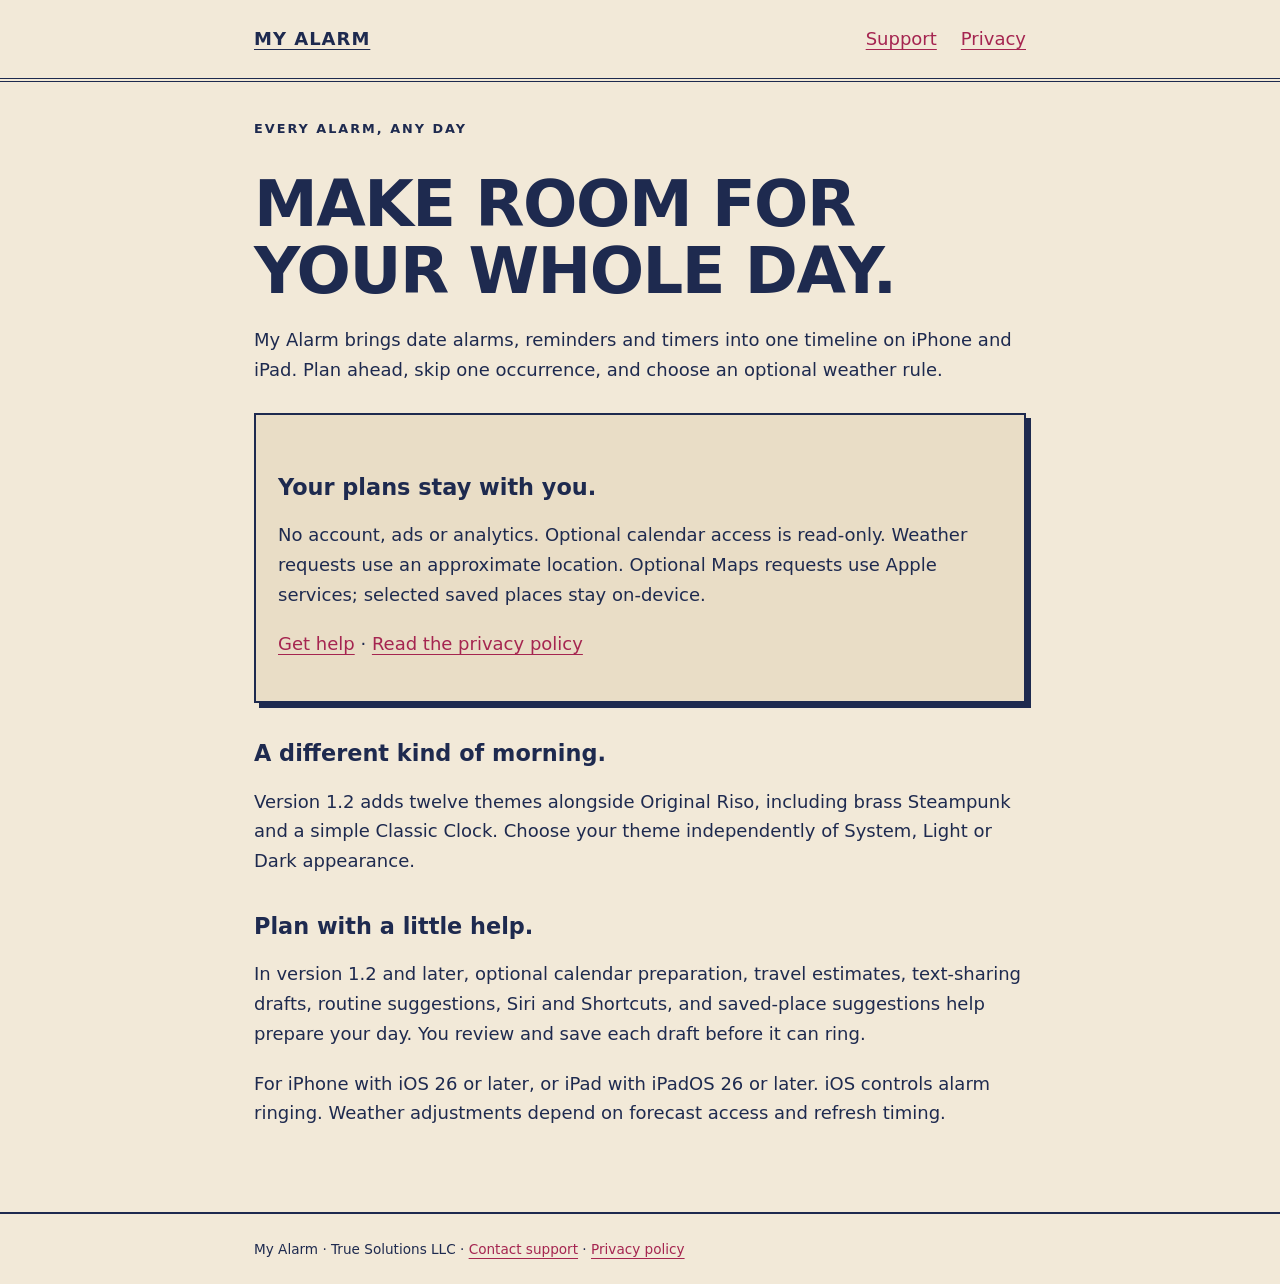
<file: index.html>
<!doctype html>
<html lang="en"><head><meta charset="utf-8"><meta name="viewport" content="width=device-width,initial-scale=1"><meta name="description" content="My Alarm for iPhone: plan alarms, reminders and timers for your whole day. Privacy and support information."><title>Every alarm, any day · My Alarm</title><link rel="stylesheet" href="styles.css"></head><body><a class="skip" href="#main">Skip to content</a><header><nav class="wrap" aria-label="Main navigation"><a class="brand" href="index.html">MY ALARM</a><a href="support.html">Support</a><a href="privacy.html">Privacy</a></nav></header><main class="wrap" id="main"><p class="eyebrow">Every alarm, any day</p><h1>Make room for your whole day.</h1><p>My Alarm brings date alarms, reminders and timers into one timeline on iPhone and iPad. Plan ahead, skip one occurrence, and choose an optional weather rule.</p><div class="callout"><h2>Your plans stay with you.</h2><p>No account, ads or analytics. Optional calendar access is read-only. Weather requests use an approximate location. Optional Maps requests use Apple services; selected saved places stay on-device.</p><p><a href="support.html">Get help</a> · <a href="privacy.html">Read the privacy policy</a></p></div><h2>A different kind of morning.</h2><p>Version 1.2 adds twelve themes alongside Original Riso, including brass Steampunk and a simple Classic Clock. Choose your theme independently of System, Light or Dark appearance.</p><h2>Plan with a little help.</h2><p>In version 1.2 and later, optional calendar preparation, travel estimates, text-sharing drafts, routine suggestions, Siri and Shortcuts, and saved-place suggestions help prepare your day. You review and save each draft before it can ring.</p><p>For iPhone with iOS 26 or later, or iPad with iPadOS 26 or later. iOS controls alarm ringing. Weather adjustments depend on forecast access and refresh timing.</p></main><footer><div class="wrap">My Alarm · True Solutions LLC · <a href="support.html">Contact support</a> · <a href="privacy.html">Privacy policy</a></div></footer></body></html>
</file>
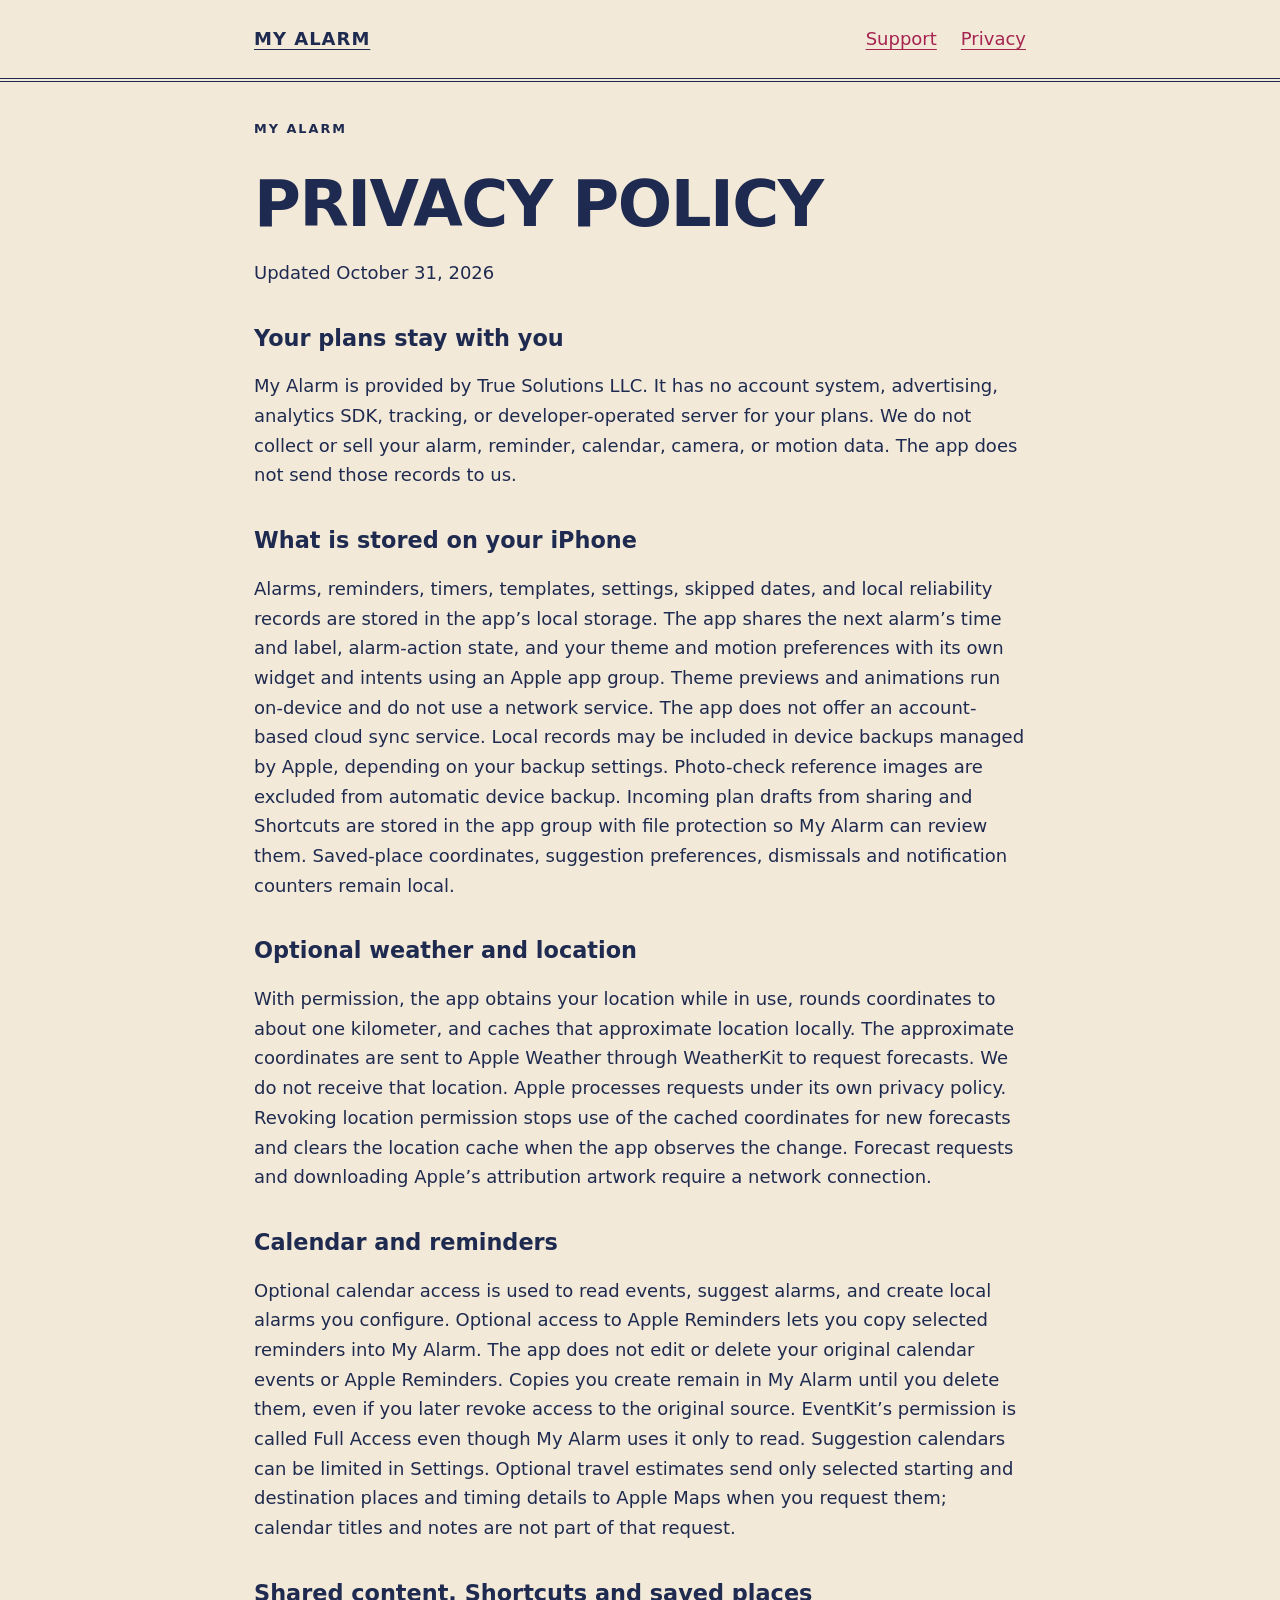
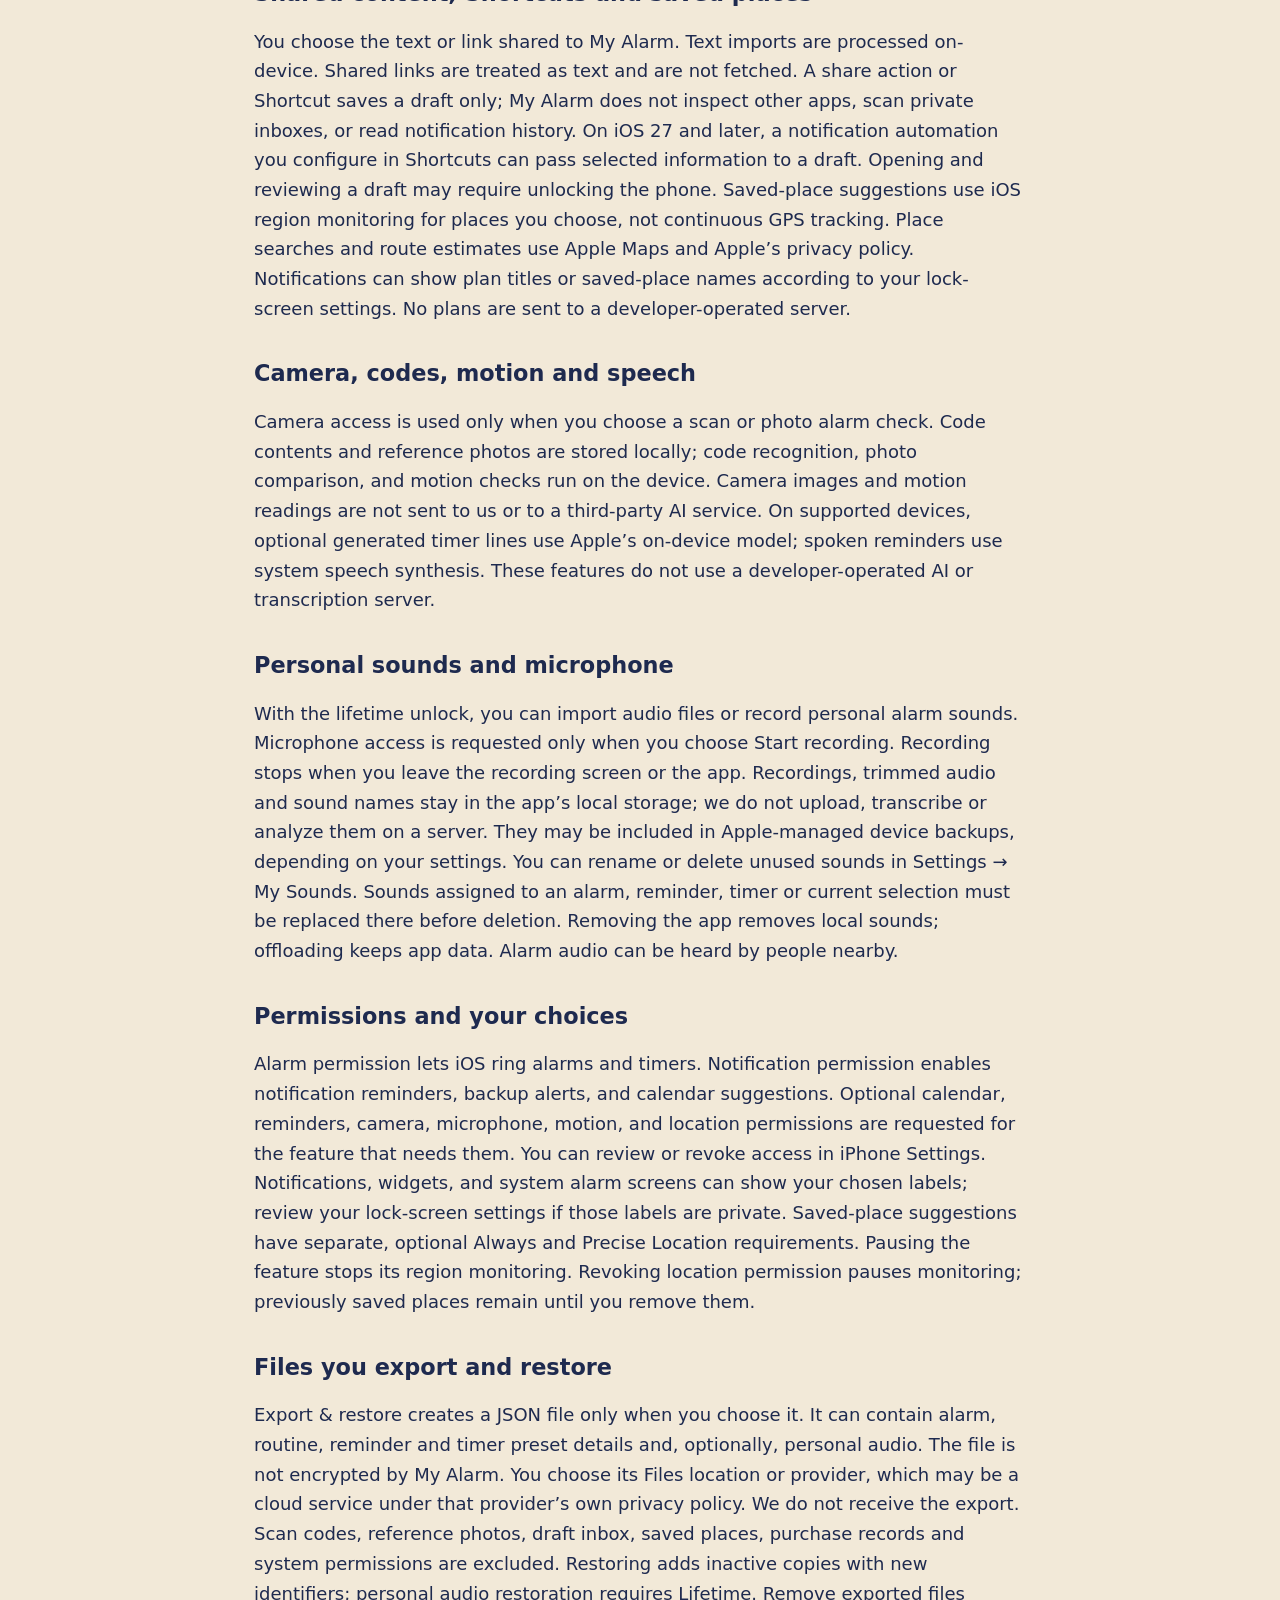
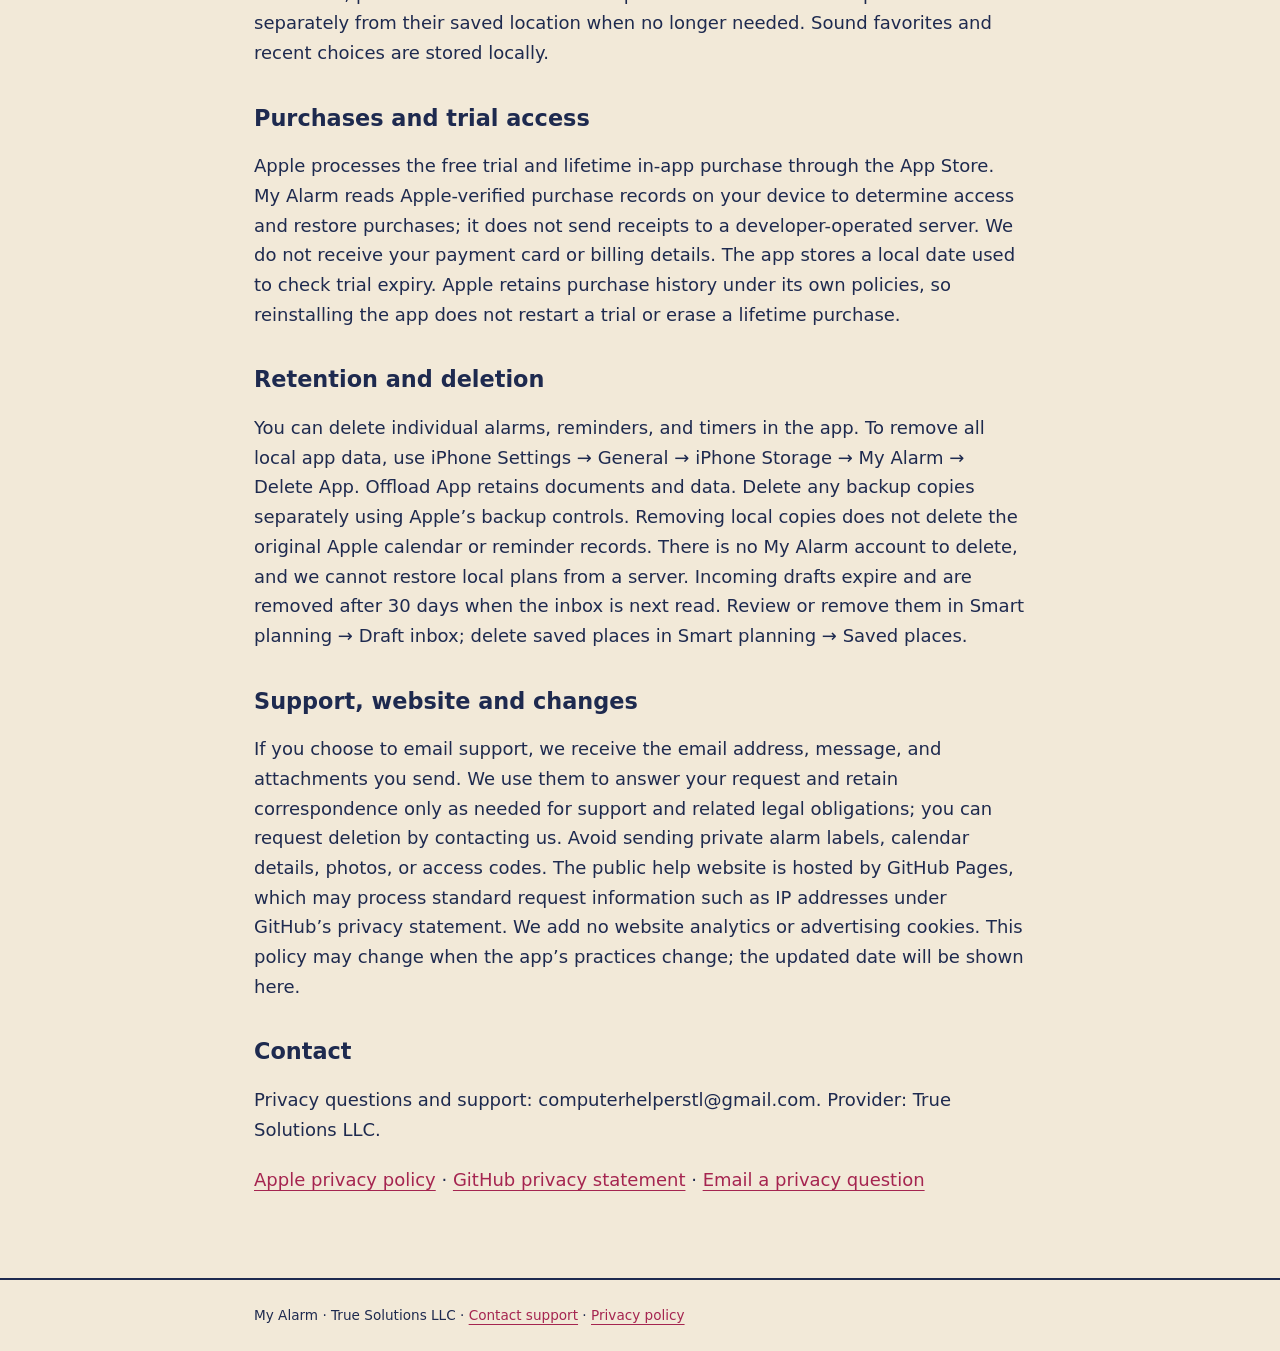
<file: privacy.html>
<!doctype html>
<html lang="en"><head><meta charset="utf-8"><meta name="viewport" content="width=device-width,initial-scale=1"><meta name="description" content="How My Alarm stores plans, uses optional permissions, handles weather requests, and lets you delete local data."><title>Privacy policy · My Alarm</title><link rel="stylesheet" href="styles.css"></head><body><a class="skip" href="#main">Skip to content</a><header><nav class="wrap" aria-label="Main navigation"><a class="brand" href="index.html">MY ALARM</a><a href="support.html">Support</a><a href="privacy.html">Privacy</a></nav></header><main class="wrap" id="main"><p class="eyebrow">My Alarm</p><h1>Privacy policy</h1><p>Updated October 31, 2026</p><h2>Your plans stay with you</h2><p>My Alarm is provided by True Solutions LLC. It has no account system, advertising, analytics SDK, tracking, or developer-operated server for your plans. We do not collect or sell your alarm, reminder, calendar, camera, or motion data. The app does not send those records to us.</p><h2>What is stored on your iPhone</h2><p>Alarms, reminders, timers, templates, settings, skipped dates, and local reliability records are stored in the app’s local storage. The app shares the next alarm’s time and label, alarm-action state, and your theme and motion preferences with its own widget and intents using an Apple app group. Theme previews and animations run on-device and do not use a network service. The app does not offer an account-based cloud sync service. Local records may be included in device backups managed by Apple, depending on your backup settings. Photo-check reference images are excluded from automatic device backup. Incoming plan drafts from sharing and Shortcuts are stored in the app group with file protection so My Alarm can review them. Saved-place coordinates, suggestion preferences, dismissals and notification counters remain local.</p><h2>Optional weather and location</h2><p>With permission, the app obtains your location while in use, rounds coordinates to about one kilometer, and caches that approximate location locally. The approximate coordinates are sent to Apple Weather through WeatherKit to request forecasts. We do not receive that location. Apple processes requests under its own privacy policy. Revoking location permission stops use of the cached coordinates for new forecasts and clears the location cache when the app observes the change. Forecast requests and downloading Apple’s attribution artwork require a network connection.</p><h2>Calendar and reminders</h2><p>Optional calendar access is used to read events, suggest alarms, and create local alarms you configure. Optional access to Apple Reminders lets you copy selected reminders into My Alarm. The app does not edit or delete your original calendar events or Apple Reminders. Copies you create remain in My Alarm until you delete them, even if you later revoke access to the original source. EventKit’s permission is called Full Access even though My Alarm uses it only to read. Suggestion calendars can be limited in Settings. Optional travel estimates send only selected starting and destination places and timing details to Apple Maps when you request them; calendar titles and notes are not part of that request.</p><h2>Shared content, Shortcuts and saved places</h2><p>You choose the text or link shared to My Alarm. Text imports are processed on-device. Shared links are treated as text and are not fetched. A share action or Shortcut saves a draft only; My Alarm does not inspect other apps, scan private inboxes, or read notification history. On iOS 27 and later, a notification automation you configure in Shortcuts can pass selected information to a draft. Opening and reviewing a draft may require unlocking the phone. Saved-place suggestions use iOS region monitoring for places you choose, not continuous GPS tracking. Place searches and route estimates use Apple Maps and Apple’s privacy policy. Notifications can show plan titles or saved-place names according to your lock-screen settings. No plans are sent to a developer-operated server.</p><h2>Camera, codes, motion and speech</h2><p>Camera access is used only when you choose a scan or photo alarm check. Code contents and reference photos are stored locally; code recognition, photo comparison, and motion checks run on the device. Camera images and motion readings are not sent to us or to a third-party AI service. On supported devices, optional generated timer lines use Apple’s on-device model; spoken reminders use system speech synthesis. These features do not use a developer-operated AI or transcription server.</p><h2>Personal sounds and microphone</h2><p>With the lifetime unlock, you can import audio files or record personal alarm sounds. Microphone access is requested only when you choose Start recording. Recording stops when you leave the recording screen or the app. Recordings, trimmed audio and sound names stay in the app’s local storage; we do not upload, transcribe or analyze them on a server. They may be included in Apple-managed device backups, depending on your settings. You can rename or delete unused sounds in Settings → My Sounds. Sounds assigned to an alarm, reminder, timer or current selection must be replaced there before deletion. Removing the app removes local sounds; offloading keeps app data. Alarm audio can be heard by people nearby.</p><h2>Permissions and your choices</h2><p>Alarm permission lets iOS ring alarms and timers. Notification permission enables notification reminders, backup alerts, and calendar suggestions. Optional calendar, reminders, camera, microphone, motion, and location permissions are requested for the feature that needs them. You can review or revoke access in iPhone Settings. Notifications, widgets, and system alarm screens can show your chosen labels; review your lock-screen settings if those labels are private. Saved-place suggestions have separate, optional Always and Precise Location requirements. Pausing the feature stops its region monitoring. Revoking location permission pauses monitoring; previously saved places remain until you remove them.</p><h2>Files you export and restore</h2><p>Export &amp; restore creates a JSON file only when you choose it. It can contain alarm, routine, reminder and timer preset details and, optionally, personal audio. The file is not encrypted by My Alarm. You choose its Files location or provider, which may be a cloud service under that provider’s own privacy policy. We do not receive the export. Scan codes, reference photos, draft inbox, saved places, purchase records and system permissions are excluded. Restoring adds inactive copies with new identifiers; personal audio restoration requires Lifetime. Remove exported files separately from their saved location when no longer needed. Sound favorites and recent choices are stored locally.</p><h2>Purchases and trial access</h2><p>Apple processes the free trial and lifetime in-app purchase through the App Store. My Alarm reads Apple-verified purchase records on your device to determine access and restore purchases; it does not send receipts to a developer-operated server. We do not receive your payment card or billing details. The app stores a local date used to check trial expiry. Apple retains purchase history under its own policies, so reinstalling the app does not restart a trial or erase a lifetime purchase.</p><h2>Retention and deletion</h2><p>You can delete individual alarms, reminders, and timers in the app. To remove all local app data, use iPhone Settings → General → iPhone Storage → My Alarm → Delete App. Offload App retains documents and data. Delete any backup copies separately using Apple’s backup controls. Removing local copies does not delete the original Apple calendar or reminder records. There is no My Alarm account to delete, and we cannot restore local plans from a server. Incoming drafts expire and are removed after 30 days when the inbox is next read. Review or remove them in Smart planning → Draft inbox; delete saved places in Smart planning → Saved places.</p><h2>Support, website and changes</h2><p>If you choose to email support, we receive the email address, message, and attachments you send. We use them to answer your request and retain correspondence only as needed for support and related legal obligations; you can request deletion by contacting us. Avoid sending private alarm labels, calendar details, photos, or access codes. The public help website is hosted by GitHub Pages, which may process standard request information such as IP addresses under GitHub’s privacy statement. We add no website analytics or advertising cookies. This policy may change when the app’s practices change; the updated date will be shown here.</p><h2>Contact</h2><p>Privacy questions and support: computerhelperstl@gmail.com. Provider: True Solutions LLC.</p><p><a href="https://www.apple.com/legal/privacy/">Apple privacy policy</a> · <a href="https://docs.github.com/en/site-policy/privacy-policies/github-general-privacy-statement">GitHub privacy statement</a> · <a href="mailto:computerhelperstl@gmail.com">Email a privacy question</a></p></main><footer><div class="wrap">My Alarm · True Solutions LLC · <a href="support.html">Contact support</a> · <a href="privacy.html">Privacy policy</a></div></footer></body></html>
</file>
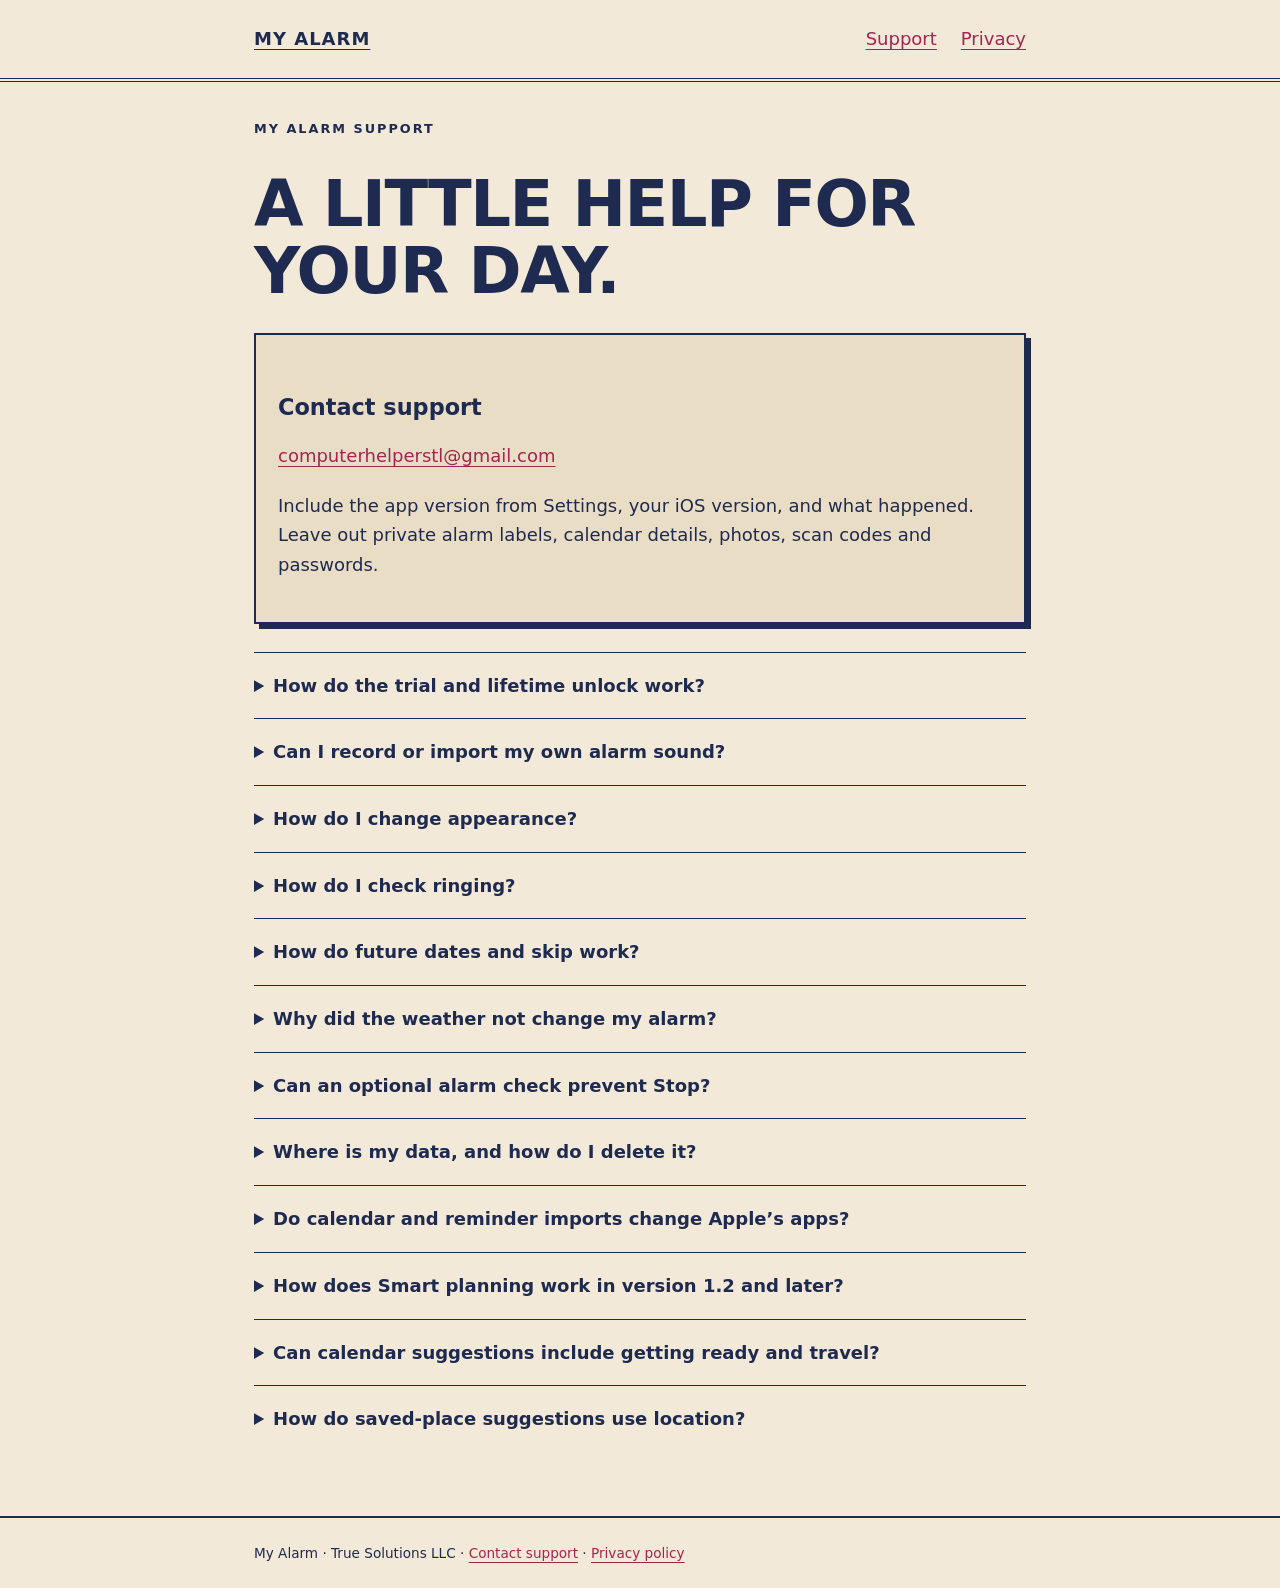
<file: support.html>
<!doctype html>
<html lang="en"><head><meta charset="utf-8"><meta name="viewport" content="width=device-width,initial-scale=1"><meta name="description" content="Help with My Alarm appearance, permissions, future alarms, weather rules, and local data. Contact app support."><title>Help &amp; support · My Alarm</title><link rel="stylesheet" href="styles.css"></head><body><a class="skip" href="#main">Skip to content</a><header><nav class="wrap" aria-label="Main navigation"><a class="brand" href="index.html">MY ALARM</a><a href="support.html">Support</a><a href="privacy.html">Privacy</a></nav></header><main class="wrap" id="main"><p class="eyebrow">My Alarm support</p><h1>A little help for your day.</h1><div class="callout"><h2>Contact support</h2><p><a href="mailto:computerhelperstl@gmail.com?subject=My%20Alarm%20support">computerhelperstl@gmail.com</a></p><p>Include the app version from Settings, your iOS version, and what happened. Leave out private alarm labels, calendar details, photos, scan codes and passwords.</p></div><details><summary>How do the trial and lifetime unlock work?</summary><p>Start the free 7-day trial from Settings → My Alarm Lifetime, or when saving your first plan. It starts when you confirm with Apple. After 7 days, adding, editing or enabling plans requires the one-time lifetime unlock (USD $1.99 base price; your App Store shows your local price). There is no subscription or automatic charge. Existing schedules keep working, and Stop, Snooze, Disable, Skip and Delete remain available. New calendar and weather reminders also require active access. Use Restore Purchases in Settings with the same Apple Account to recover the original trial or lifetime unlock; reinstalling does not restart the trial.</p></details><details><summary>Can I record or import my own alarm sound?</summary><p>Personal sounds are a My Alarm Lifetime feature. Open Sound → My Sounds in an alarm, reminder or timer, or Settings → My Sounds. Record up to 29 seconds, or import an unprotected audio file from Files and choose a short clip. Name it, preview it and save. Audio stays on your device. Replace a sound in every assigned plan before deleting it. The trial covers planning features and built-in sounds. Existing assigned sounds keep ringing if purchase verification is temporarily unavailable. If a file is missing, My Alarm uses the system sound. Test a new sound on your locked device before relying on it.</p></details><details><summary>How do I change appearance?</summary><p>Open the top-right three-dot menu → Settings → Appearance and choose System, Light or Dark. System follows your device’s appearance schedule. In version 1.2 and later, Settings → Theme offers 13 themes, including Original Riso, Steampunk and Classic Clock. Open a theme to preview it, then choose Use to apply it. Preview Light/Dark changes only the preview. Theme motion pauses with Reduce Motion, Low Power Mode and when artwork is off-screen. Widgets and picker thumbnails are still. Time format and temperature units follow device Language &amp; Region settings.</p></details><details><summary>How do I check ringing?</summary><p>Open Settings → Alarms &amp; permissions. Review alarm access and set a test alarm for one minute ahead. Lock your iPhone and listen. iOS draws the full-screen alarm and system Stop button. Notification-based reminders follow separate Silent and Focus settings.</p></details><details><summary>How do future dates and skip work?</summary><p>Use + for a new alarm and choose the date or repeating days. In Today, select a day to plan ahead. Skip changes one occurrence while keeping the routine. Reopen the app after skipped occurrences to refresh scheduling.</p></details><details><summary>Why did the weather not change my alarm?</summary><p>Weather needs optional approximate location, a forecast connection, and a refresh before the alarm. iOS controls background refresh timing. Open the app to refresh the plan and check Weather rules. Weather adjustments are not guaranteed.</p></details><details><summary>Can an optional alarm check prevent Stop?</summary><p>No. Math, shake, scan and photo checks are optional. iOS keeps its own Stop button, so a check cannot force you to complete it.</p></details><details><summary>Where is my data, and how do I delete it?</summary><p>Plans are stored locally. Delete individual records in the app. To remove all local data, choose iPhone Settings → General → iPhone Storage → My Alarm → Delete App; Offload App keeps documents and data. Manage any backups separately in Apple’s settings. There is no My Alarm account or server restore.</p></details><details><summary>Do calendar and reminder imports change Apple’s apps?</summary><p>No. Access is optional and read-only. Imported copies and generated alarms are local to My Alarm. Deleting the local copy does not remove your original Apple records.</p></details><details><summary>How does Smart planning work in version 1.2 and later?</summary><p>Open Settings → Smart planning. Paste text with Import text, or explicitly share selected text or a link to My Alarm. Shared links are treated as text and are not opened. Siri and Shortcuts can also prepare drafts. Review the date, time and sound, then Save in My Alarm before anything is scheduled. My Alarm cannot read other apps, private inboxes or notification history. On iOS 27 and later you can configure your own notification automation in Shortcuts. Drafts stay on-device and expire after 30 days.</p></details><details><summary>Can calendar suggestions include getting ready and travel?</summary><p>In Smart planning → Suggestions &amp; preparation, choose calendars and starting preparation, travel and arrival-buffer minutes. While reviewing a calendar suggestion you can enter minutes or request an Apple Maps estimate between places you select. Estimates need a network connection and may change; review the time before saving. Routine suggestions are optional and use matching past one-off alarms on this device. Suggestions never move existing alarms.</p></details><details><summary>How do saved-place suggestions use location?</summary><p>In version 1.2 and later, Smart planning → Saved places lets you choose places and an arrival or departure suggestion. This separately needs optional Always and Precise Location permission. iOS monitors selected regions rather than continuously recording GPS. Arriving or leaving prepares a draft to review; it does not automatically schedule an alarm. Place searches use Apple Maps. Pause the feature to stop region monitoring, or remove saved places to delete their local coordinates. Weather continues to use its separate approximate location request.</p></details></main><footer><div class="wrap">My Alarm · True Solutions LLC · <a href="support.html">Contact support</a> · <a href="privacy.html">Privacy policy</a></div></footer></body></html>
</file>
<file: styles.css>
:root{color-scheme:light dark;--paper:#f2e9d8;--ink:#1e2a4f;--pink:#a52550;--card:#e9ddc6}@media(prefers-color-scheme:dark){:root{--paper:#141a31;--ink:#efe5d2;--pink:#ff95b5;--card:#1b2340}}*{box-sizing:border-box}body{margin:0;background:var(--paper);color:var(--ink);font:18px/1.65 system-ui,sans-serif}a{color:var(--pink);text-underline-offset:4px}a:focus-visible,summary:focus-visible{outline:3px solid var(--pink);outline-offset:5px}.wrap{max-width:820px;margin:auto;padding:24px}header{border-bottom:4px double var(--ink)}nav{display:flex;gap:24px;flex-wrap:wrap;align-items:center}.brand{font-weight:850;letter-spacing:1px;color:var(--ink);margin-right:auto}h1{font-size:clamp(2.3rem,8vw,4rem);line-height:1.05;text-transform:uppercase;letter-spacing:-1.5px;margin:32px 0 20px}h2{font-size:1.4rem;line-height:1.3;margin-top:36px}p{margin:12px 0 20px}.eyebrow{text-transform:uppercase;letter-spacing:2px;font-size:.8rem;font-weight:800}.callout{padding:22px;background:var(--card);border:2px solid var(--ink);box-shadow:5px 5px 0 var(--ink);margin:28px 0}details{border-top:1px solid var(--ink);padding:18px 0}summary{cursor:pointer;font-weight:700}footer{border-top:2px solid var(--ink);margin-top:40px;font-size:.85rem}.skip{position:absolute;left:-9999px}.skip:focus{left:16px;top:16px;background:var(--paper);padding:12px;z-index:2}ul{padding-left:24px}
</file>
